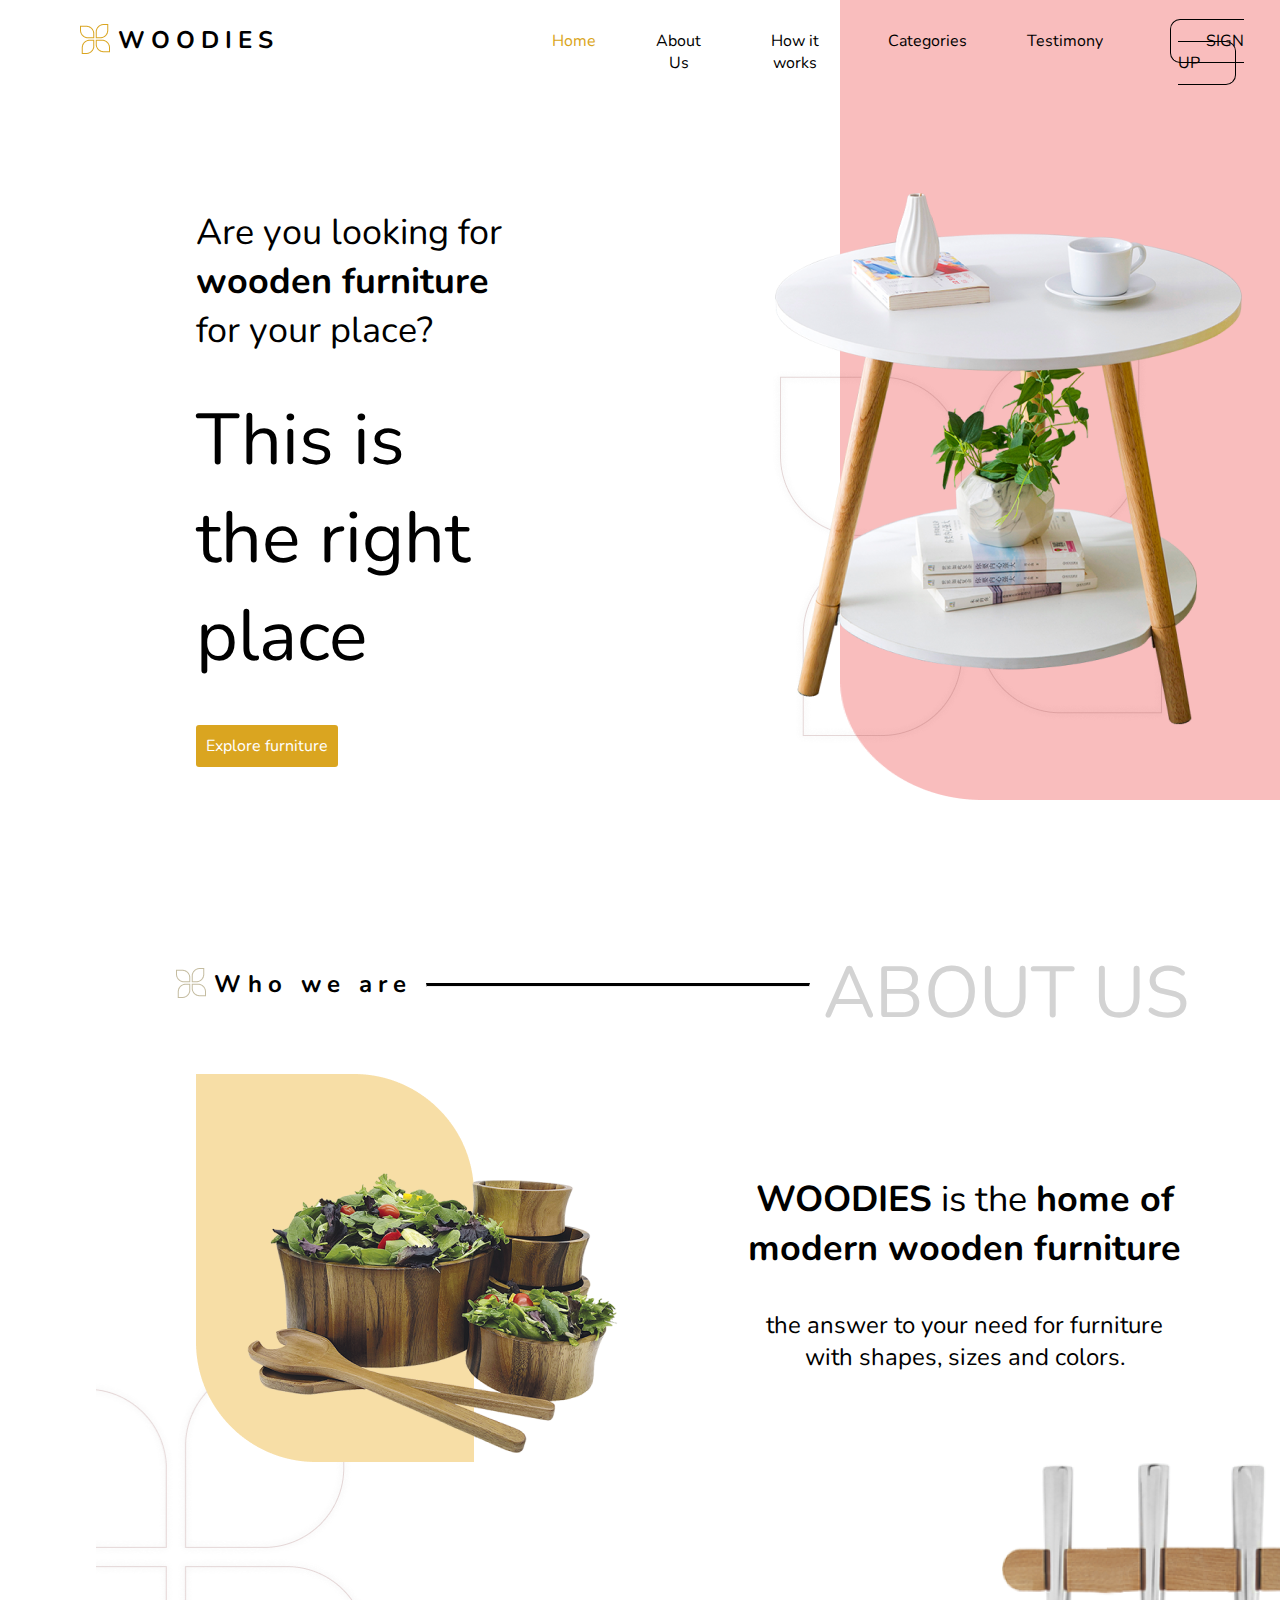
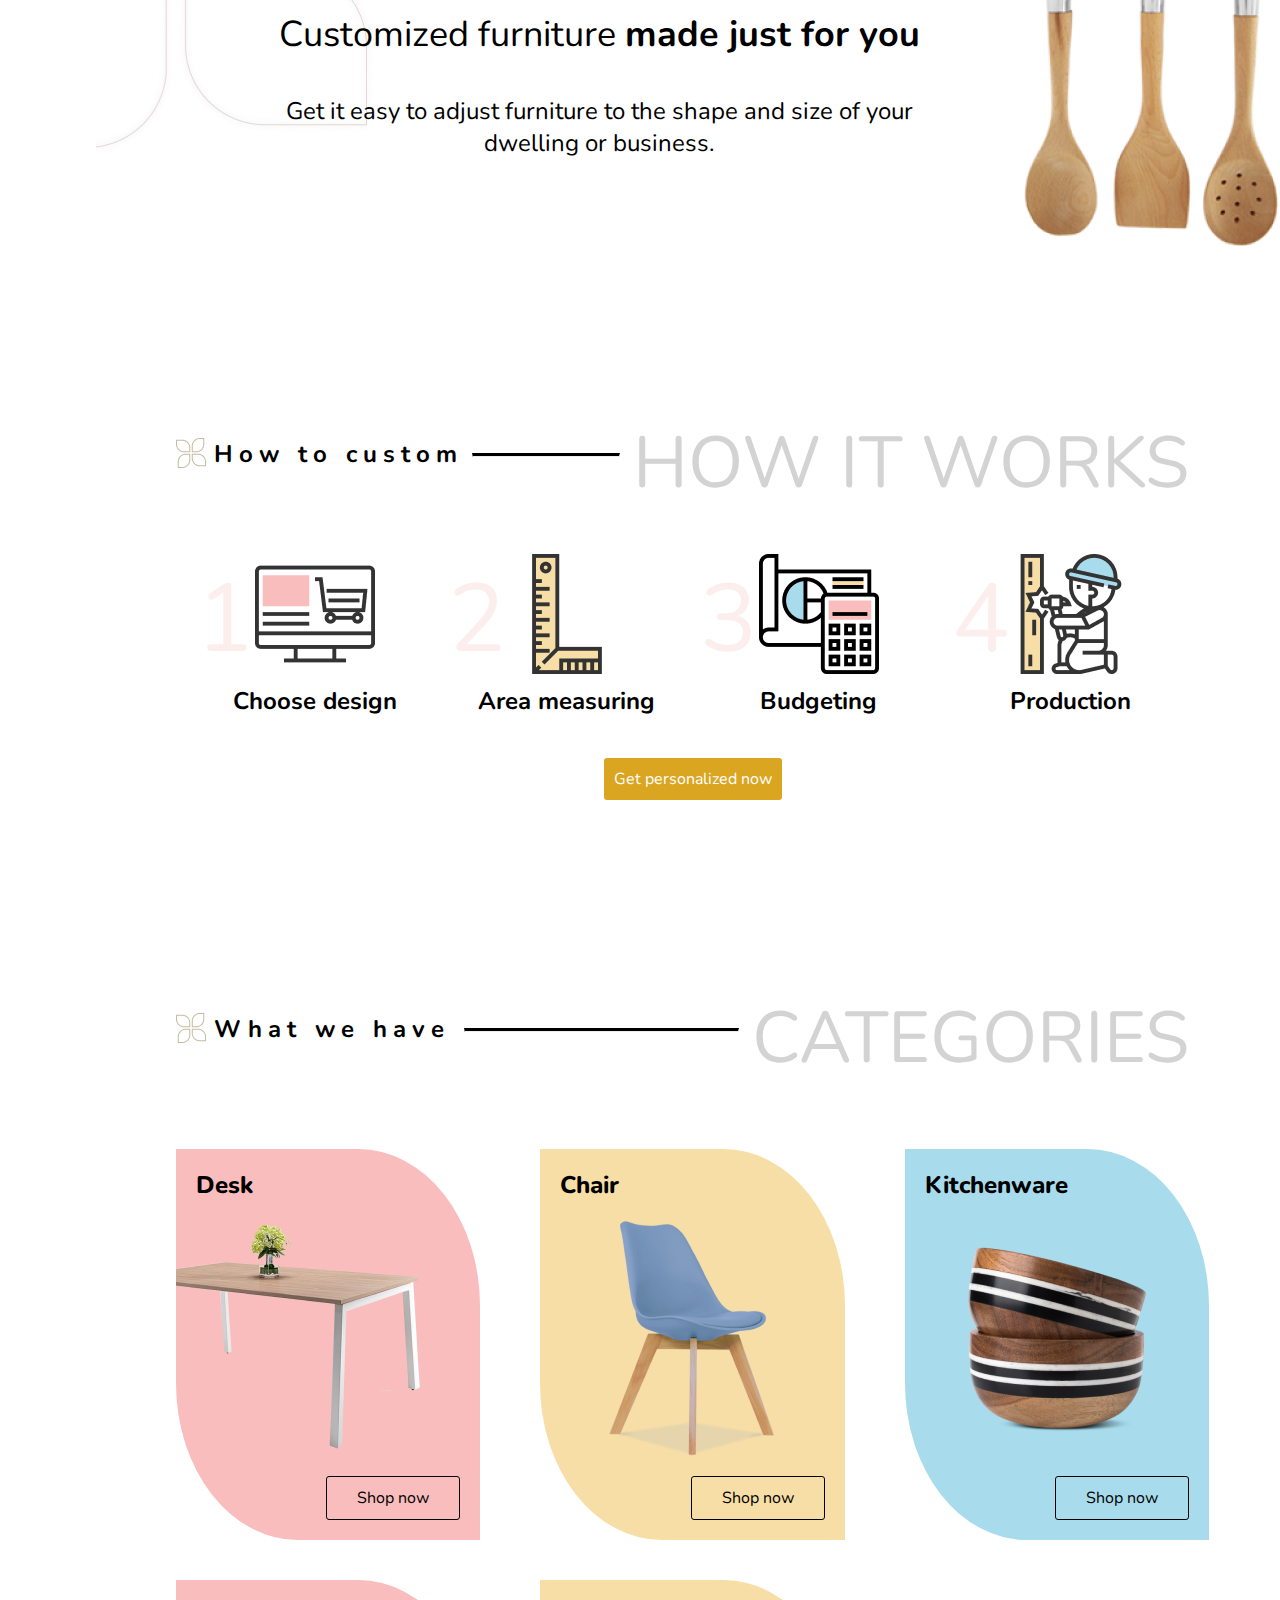
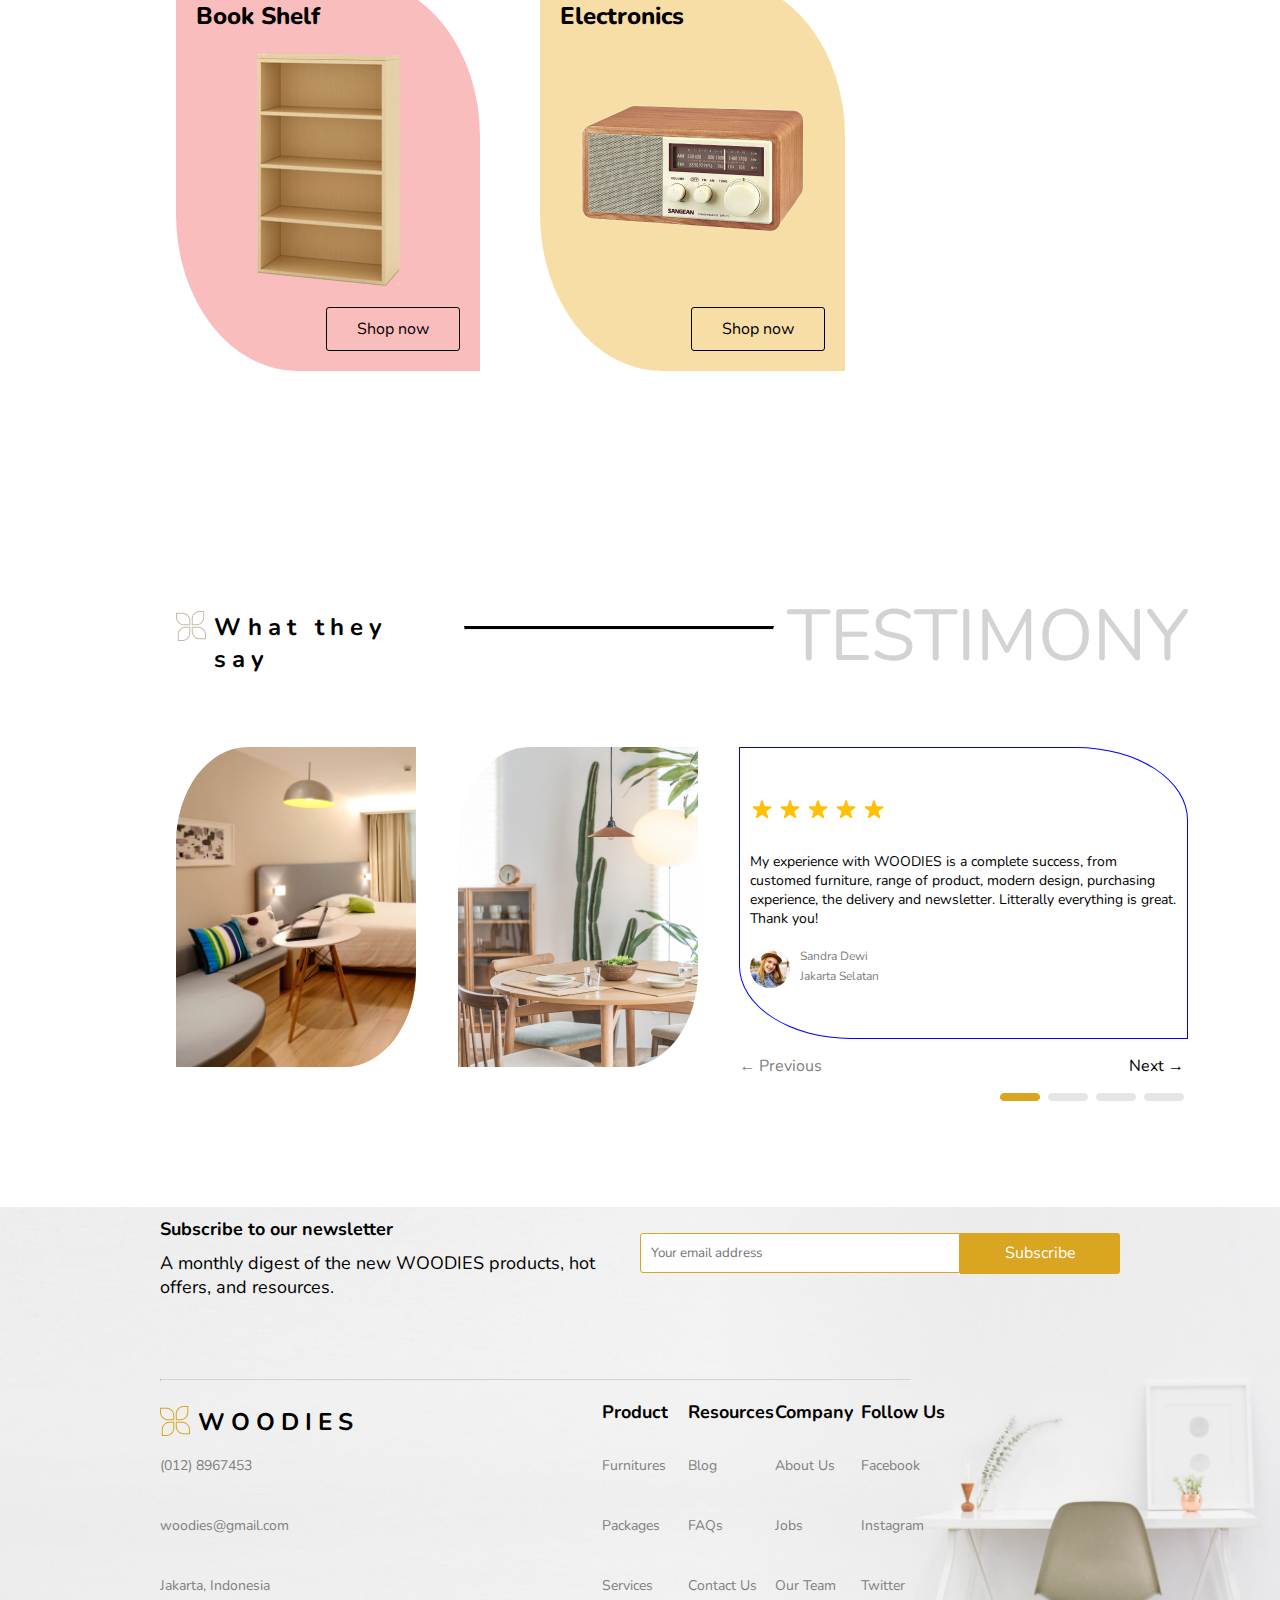
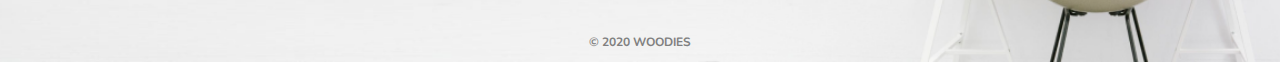
<file: index.html>
<!DOCTYPE HTML>
<html>
<head>
	<link rel="stylesheet" type="text/css" href="style.css">
	<meta charset="utf-8" name="viewport" content="width=device-width, initial-scale=1">
	<title>Wodies</title>
	<link href="https://fonts.googleapis.com/css2?family=Nunito&display=swap" rel="stylesheet">
</head>
<body>
	<header>
		<div class="logo">
			<img src="images/logo.png">
			<h1>
				WOODIES
			</h1>
		</div>
		<nav>
			<div class="nm"><a href="#" class="active">Home</a></div>
			<div class="nm"><a href="#">About Us</a></div>
			<div class="nm"><a href="#">How it works</a></div>
			<div class="nm"><a href="#">Categories</a></div>
			<div class="nm"><a href="#">Testimony</a></div>
			<div class="nm"><a href="#" id="signup">SIGN UP</a></div>
		</nav>
	</header>
	<div class="subbody">
		<section id="main">
			<div class="text">
				<p id="ayl">Are you looking for <strong>wooden furniture</strong> for your place?</p>
				<p id="titrp">This is the right place</p>
				<a href="#">Explore furniture</a>
			</div>
			<img src="images/table.png">
		</section>
		<section id="about">
			<div class="top">
				<div class="logo">
					<img src="images/logogreen.png">
					<p class="minih">
						Who we are
					</p>
					<hr>
				</div>
				<p>ABOUT US</p>
			</div>
			<div class="main1">
				<img src="images/woodbckt.png" id="img1">
				<div class="text1">
					<p class="h">
						<strong>WOODIES</strong> is the <strong>home of modern wooden furniture</strong>
					</p>
					<p class="t">
						the answer to your need for furniture with shapes, sizes and colors.
					</p>
				</div>
				<div class="text2">
					<p class="h">
						Customized furniture <strong>made just for you</strong>
					</p>
					<p class="t">
						Get it easy to adjust furniture to the shape and size of your dwelling or business.
					</p>
				</div>
				<img src="images/woodenthngs.png" id="img2">
			</div>
		</section>
		<section id="hiw">
			<div class="top">
				<div class="logo">
					<img src="images/logogreen.png">
					<p class="minih">
						How to custom
					</p>
					<hr>
				</div>
				<p>HOW IT WORKS</p>
			</div>
			<div class="personalize">
				<a class="tools" id="a1" href="#">
					<p class="number">1</p>
					<p class="ntext">Choose design</p>
				</a>
				<a class="tools" id="a2" href="#">
					<p class="number">2</p>
					<p class="ntext">Area measuring</p>
				</a>
				<a class="tools" id="a3" href="#">
					<p class="number">3</p>
					<p class="ntext">Budgeting</p>
				</a>
				<a class="tools" id="a4" href="#">
					<p class="number">4</p>
					<p class="ntext">Production</p>
				</a>
				<a href="#" id="bt">Get personalized now</a>
			</div>
		</section>
		<section id="categories">
			<div class="top">
				<div class="logo">
					<img src="images/logogreen.png">
					<h2 class="minih">
						What we have
					</h2>
					<hr>
				</div>
				<p>CATEGORIES</p>
			</div>
			<div class="selection">
				<div class="desk">
					<p class="itmname">Desk</p>
					<img src="images/tableitem.png">
					<a href="#" class="shpnw">Shop now</a>
				</div>
				<div class="chair">
					<p class="itmname">Chair</p>
					<img src="images/chair.png">
					<a href="#" class="shpnw">Shop now</a>
				</div>
				<div class="kitch">
					<p class="itmname">Kitchenware</p>
					<img src="images/kitch.png">
					<a href="#" class="shpnw">Shop now</a>
				</div>
				<div class="bkshlf">
					<p class="itmname">Book Shelf</p>
					<img src="images/book.png">
					<a href="#" class="shpnw">Shop now</a>
				</div>
				<div class="elect">
					<p class="itmname">Electronics</p>
					<img src="images/elec.png">
					<a href="#" class="shpnw">Shop now</a>
				</div>
			</div>
		</section>
		<section id="testimony">
			<div class="top">
				<div class="logo">
					<img src="images/logogreen.png">
					<h2 class="minih">
						What they say
					</h2>
					<hr>
				</div>
				<p>TESTIMONY</p>
			</div>
			<div class="reviews">
				<div class="bgimg1"></div>
				<div class="bgimg2"></div>
				<div class="comments">
					<div class="ppl">
						<img src="images/sturs.png">
						<p>
							My experience with WOODIES is a complete success, from customed furniture, range of product, modern design, purchasing experience, the delivery and newsletter. Litterally everything is great. Thank you!
						</p>
						<div class="profile">
							<img src="images/profile.jpg">
							<p class="prname">Sandra Dewi</p>
							<p class="loc">Jakarta Selatan</p>
						</div>
					</div>
					<p class="l">← Previous</p>
					<p class="r">Next →</p>
					<img src="images/btns.png" class="commentselect">
				</div>
			</div>
		</section>
	</div>
	<footer>
		<div class="subm">
			<div class="subtext">
				<p class="he">Subscribe to our newsletter</p>
				<p class="nte">A monthly digest of the new WOODIES products, hot offers, and resources.</p>
			</div>
			<div class="email">
				<input type="text" name="email" placeholder="Your email address">
				<a href="#">Subscribe</a>
			</div>
		</div>
		<hr>
		<div class="footfooter">
			<div class="logo">
				<img src="images/logo.png">
				<h1>
					WOODIES
				</h1>
			</div>
			<p class="het">Product</p>
			<p class="het">Resources</p>
			<p class="het">Company</p>
			<p class="het">Follow Us</p>
			<p class="hnm">(012) 8967453</p>
			<p class="hnm">Furnitures</p>
			<p class="hnm">Blog</p>
			<p class="hnm">About Us</p>
			<p class="hnm">Facebook</p>
			<p class="hnm">woodies@gmail.com</p>
			<p class="hnm">Packages</p>
			<p class="hnm">FAQs</p>
			<p class="hnm">Jobs</p>
			<p class="hnm">Instagram</p>
			<p class="hnm">Jakarta, Indonesia</p>
			<p class="hnm">Services</p>
			<p class="hnm">Contact Us</p>
			<p class="hnm">Our Team</p>
			<p class="hnm">Twitter</p>
		</div>
		<p class="copy">© 2020 WOODIES</p>
	</footer>
</body>
</file>
<file: style.css>
* {
	text-decoration: none;
	color: black;
	font-family: Nunito;
	user-select: none;
}

body {
	display: grid;
	margin: 0;
	background-image: url(images/rectangle.png);
	background-repeat: no-repeat;
	background-position: right top;
	background-size: 440px 800px;
}

.subbody {
	display: grid;
	width: 85%;
	margin: auto;
}

section {
	height: 800px;
	display: grid;
	margin-bottom: 120px;
}

img {
	pointer-events: none;
}


header {
	height: 1fr;
	display: grid;
	grid-template-columns: 3fr 5fr;
}

nav {
	display: grid;
	grid-template-columns: 1fr 1fr 1.3fr 1fr 1fr 1.5fr;
}

div.nm {
	padding: 30px;
	text-align: center;
}

.active {
	color: #DAA520;
}

.nm>a {
	font-size: 16px;
}

.logo {
	display: grid;
	grid-template-columns: 30px 154px;
	margin: 24px 250px 0 80px;
	grid-column-gap: 8px;
	padding: 0;
	height: 32px;
}

.logo>img {
	height: 30px;
	width: 30px;
}

h1 {
	letter-spacing: 0.25em;
	align-self: center;
	margin: 0;
	font-size: 24px;
	font-weight: 700;
	width: 154px;
}

#signup {
	border: 1px solid black;
	padding: 10px 35px;
	border-radius: 10px;
}


section#main {
	height: 720px;
	grid-template-columns: 1.5fr 1fr;
	background-image: url(images/backlogo.png);
	background-repeat: no-repeat;
	background-position: 85% 75%;
}

#ayl {
	font-size: 36px;
}

#titrp {
	font-size: 72px;
	margin: 0px 0px 50px 0px;
}

div.text {
	margin: 0px 200px 0px 100px;
	grid-template-rows: repeat(3, 1fr);
	align-self: center;
}

div.text>a {
	background-color: #DAA520;
	border-radius: 3px;
	padding: 10px;
	color: white;
}

#main>img {
	align-self: center;
}


#about {
	height: 950px;
	grid-template-rows: 80px auto;
	background-image: url(images/backlogo.png);
	background-repeat: no-repeat;
	background-position: -15% 75%;
}

.top {
	display: grid;
	height: 1fr;
	grid-template-columns: 5fr auto;
}

.top>p {
	color: lightgrey;
	font-size: 72px;
	margin: 0 100px 0 15px;
}

.minih {
	letter-spacing: 0.25em;
	margin: 0;
	font-size: 24px;
	font-weight: 700;
	width: 204px;
}

.top .logo {
	grid-template-columns: 30px 204px auto;
	margin: 24px 0 0 80px;
}

hr {
	margin-top: 15px;
	border-top: 3px solid black;
	width: 100%;
	height: 0;
}

.main1 {
	display: grid;
	grid-template-columns: 444px auto 287px;
	grid-template-rows: 388px auto;
	grid-template-areas: 
	"img1 t1 t1"
	"t2 t2 img2";
	margin: 50px 0px 0px 100px;
}

.text1 {
	justify-self: center;
	grid-area: t1;
	text-align: center;
	width: 448px;
	align-self: center;
}
.text2 {
	grid-area: t2;
	text-align: center;
	width: 648px;
	align-self: center;
	justify-self: center;
}
#img1 {
	grid-area: img1;
}
#img2 {
	justify-self: end;
	grid-area: img2;
}
.h {
	font-size: 36px;
}
.t {
	font-size: 24px;
}


#hiw {
	height: 455px;
	grid-template-rows: 80px auto;
}
#hiw .minih {
	width: 250px;
}
#hiw .logo {
	grid-template-columns: 30px 250px auto;
}

.personalize {
	margin: 60px 100px;
	display: grid;
	grid-template-areas: 
	"a1 a2 a3 a4"
	"bt bt bt bt";
	grid-column-gap: 15px;
}
#a1 {
	background-image: url(images/shop.png);
	background-position: center top;
	grid-area: a1;
}
#a2 {
	background-image: url(images/ruler.png);
	background-position: center top;
	grid-area: a2;
}
#a3 {
	background-image: url(images/cost.png);
	background-position: center top;
	grid-area: a3;
}
#a4 {
	background-image: url(images/carpenter.png);
	background-position: center top;
	grid-area: a4;
}

.tools {
	background-repeat: no-repeat;
	height: 177px;
	width: 237px;
	display: grid;
	grid-template-rows: 2fr 1fr;
}

a#bt {
	background-color: #DAA520;
	border-radius: 3px;
	padding: 10px;
	grid-area: bt;
	align-self: center;
	justify-self: center;
	color: white;
}

.number {
	font-size: 96px;
	color: rgba(249, 189, 189, 0.25);
	margin: 0;
}

.ntext {
	margin: 0;
	font-weight: 700;
	font-size: 24px;
	text-align: center;
}


#categories {
	height: 978px;
	grid-template-rows: 80px auto;
}

#categories .minih {
	width: 242px;
}

#categories .logo {
	grid-template-columns: 30px 242px auto;
}

.selection {
	margin: 80px 80px 0;
	display: grid;
	grid-template-columns: repeat(3, 1fr);
	grid-column-gap: 60px;
	grid-row-gap: 40px;
}

.selection>div {
	border-radius: 0 40%;
	display: grid;
}

.desk, .bkshlf {
	background-color: #F9BDBD;
}
.chair, .elect {
	background-color: #F7DEA6;
}

.kitch {
	background-color: #A8DCEC;
}

.shpnw {
	border: 1px solid black;
	border-radius: 3px;
	padding: 10px 30px;
	align-self: end;
	justify-self: end;
	margin: 20px;
}

.selection p {
	margin: 20px;
	font-size: 24px;
	font-weight: 800;
}

.chair>img, .kitch>img, .bkshlf>img, .elect>img {
	align-self: center;
	justify-self: center;
}


#testimony .minih {
	width: 242px;
}

#testimony .logo {
	grid-template-columns: 30px 242px auto;
}

#testimony {
	margin-top: 100px;
	height: 500px;
	grid-template-rows: 80px auto;
}

#testimony .reviews {
	margin: 80px;
	display: grid;
	grid-template-columns: 3fr 3fr 5fr
}

.bgimg1, .bgimg2 {
	border-radius: 30% 0;
	width: 240px;
	height: 320px;
}

.bgimg1 {
	background-size: 110%;
	background-image: url(images/bg1.jpg);
}

.bgimg2 {
	background-image: url(images/bg2.jpg);
}

.comments {
	display: grid;
	grid-template-areas: 
	"ppl ppl"
	"left right"
	". cemsel";
}

.ppl {
	display: grid;
	border: 1px solid blue;
	border-radius: 0 25%;
	width: 95%;
	grid-area: ppl;
}

.ppl>img {
	margin: 50px 0 20px 10px;
}

.ppl>p {
	margin: 10px;
	font-size: 14px;
}

.profile {
	margin: 10px 0 50px 10px;
	display: grid;
	grid-template-areas: 
	"img te1"
	"img te2";
	grid-template-columns: 40px auto;
	grid-column-gap: 10px;
}

.profile img {
	border-radius: 50%;
	grid-area: img;
	align-self: center;
}

.profile p {
	font-size: 12px;
	color: grey;
	margin: 0;
}

.profile .prname {
	grid-area: te1;
}

.profile .loc {
	grid-area: te2;
}

.comments .l {
	grid-area: left;
	color: grey;
}

.comments .r {
	grid-area: right;
	text-align: right;
	padding-right: 25px;
}

.comments .commentselect {
	grid-area: cemsel;
	justify-self: right;
	padding-right: 25px;
}

footer {
	background-image: url(images/fbg.png);
	display: grid;
	height: 455px;
	background-size: 100%;
	background-position: 0 100%;
}

.subm {
	width: 75%;
	display: grid;
	grid-template-areas: 
	"he em"
	"nte em";
	margin: auto;
	grid-template-columns: 1fr 1fr;
	margin-bottom: 
}

.he {
	grid-area: he;
	font-size: 18px;
	font-weight: bold;
	margin: 10px 0;
}

.nte {
	font-size: 18px;
	grid-area: nte;
	margin: 0;
}

.email {
	display: grid;
	grid-area: em;
	grid-template-columns: 2fr 1fr;
	margin: 0;
}

.email input {
	align-self: center;
	border: 1px solid #DAA520;
	padding: 10px;
	border-radius: 3px 0 0 3px;
}

.email a {
	align-self: center;
	padding: 9.5px;
	background-color: #DAA520;
	border-radius: 0 3px 3px 0;
	text-align: center;
	color: white;
}

footer hr {
	width: 58.5%;
	margin: 80px auto 0 12.5%;
	border-top: 1px solid lightgrey;
}

.footfooter {
	margin: auto;
	margin: 0 26% 0 12.5%;
	display: grid;
	grid-template-columns: 2fr 1fr 1fr 1fr 1fr;
	grid-template-rows: 1fr 1fr 1fr 1fr;
}

.footfooter .logo {
	margin-left: 0;
}

.footfooter .het {
	font-size: 18px;
	font-weight: bold;
}

.footfooter .hnm {
	font-size: 14px;
	font-weight: 400;
	color: grey;
}

footer .copy {
	text-align: center;
	font-size: 12px;
	font-weight: bold;
	color: grey;
}
</file>
